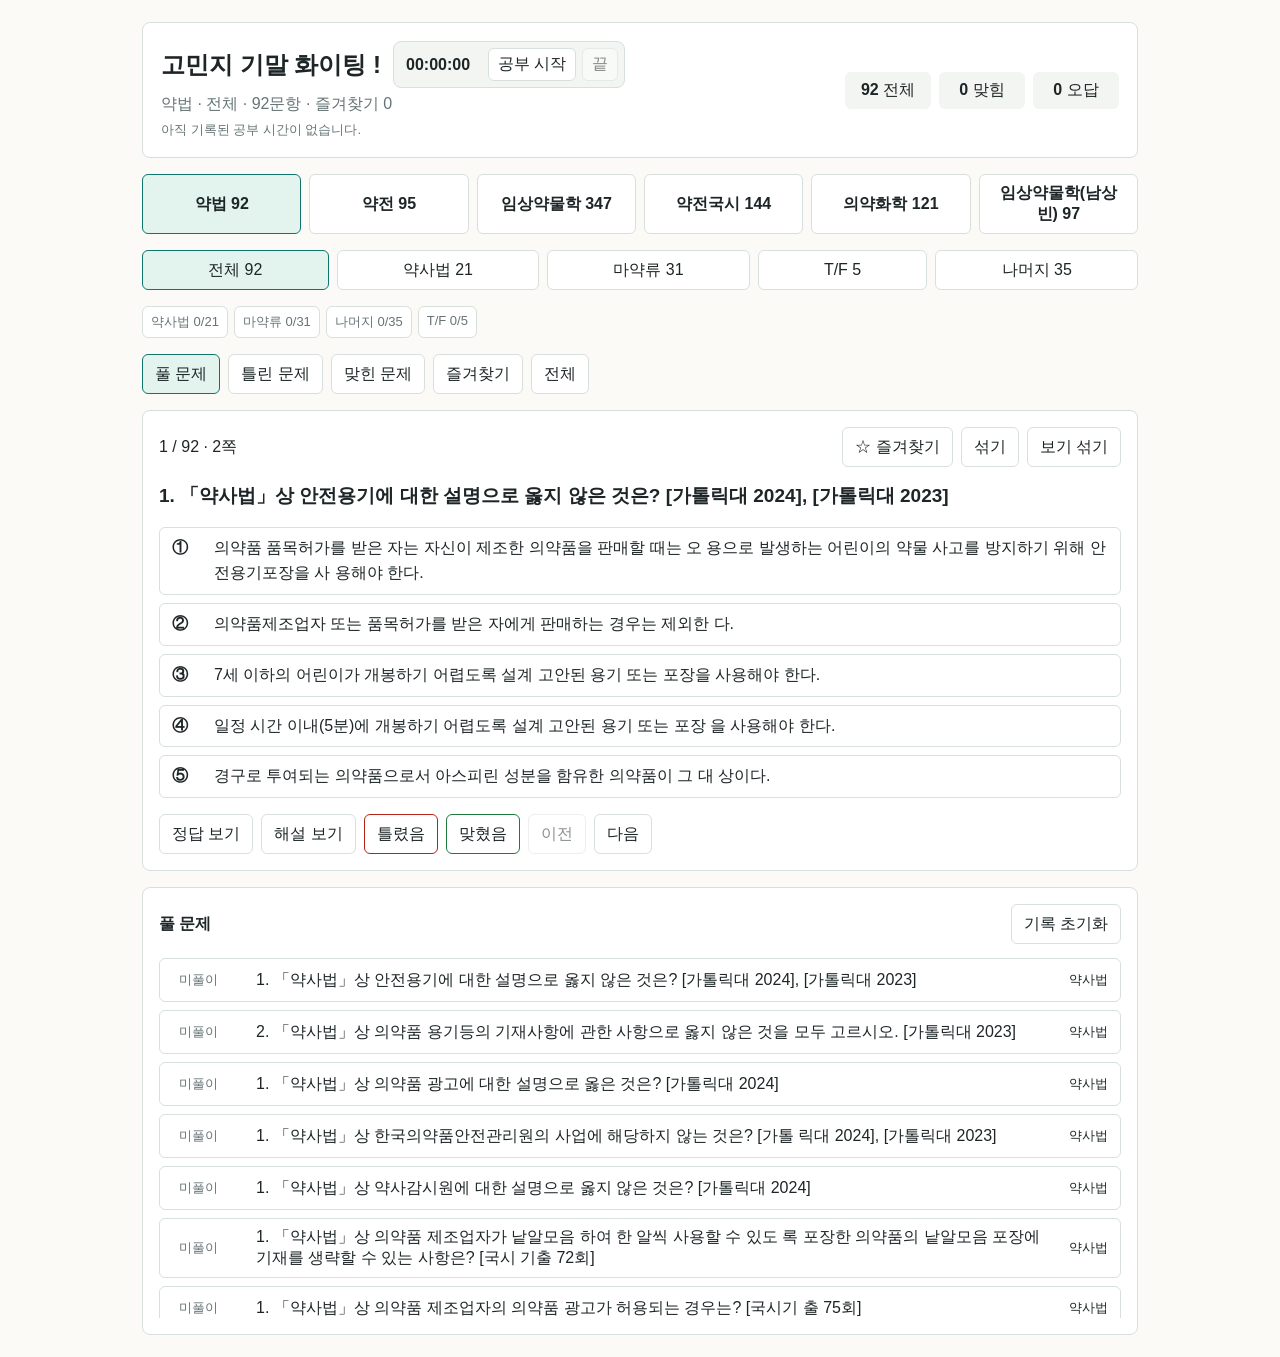
<file: index.html>
<!doctype html>
<html lang="ko">
  <head>
    <meta charset="utf-8" />
    <meta name="viewport" content="width=device-width, initial-scale=1, viewport-fit=cover" />
    <meta name="theme-color" content="#0f766e" />
    <meta name="mobile-web-app-capable" content="yes" />
    <meta name="apple-mobile-web-app-capable" content="yes" />
    <meta name="apple-mobile-web-app-title" content="고민지 기말" />
    <meta name="apple-mobile-web-app-status-bar-style" content="default" />
    <meta name="format-detection" content="telephone=no" />
    <title>고민지 기말 화이팅 !</title>
    <link rel="manifest" href="./manifest.json" />
    <link rel="apple-touch-icon" href="./icons/apple-touch-icon.png" />
    <link rel="stylesheet" href="./styles.css" />
  </head>
  <body>
    <main class="app">
      <section class="topbar">
        <div class="title-area">
          <div class="title-row">
            <h1>고민지 기말 화이팅 !</h1>
            <div class="study-timer" aria-label="공부 타이머">
              <strong id="timerDisplay">00:00:00</strong>
              <button id="timerStartBtn" type="button">공부 시작</button>
              <button id="timerEndBtn" type="button">끝</button>
            </div>
          </div>
          <p id="sourceMeta">문제를 불러오는 중</p>
          <p id="timerLog" class="timer-log">아직 기록된 공부 시간이 없습니다.</p>
        </div>
        <div class="stats" aria-label="풀이 현황">
          <span><b id="totalCount">0</b> 전체</span>
          <span><b id="correctCount">0</b> 맞힘</span>
          <span><b id="wrongCount">0</b> 오답</span>
        </div>
      </section>

      <nav id="subjectTabs" class="subject-tabs" aria-label="과목 선택"></nav>
      <nav id="categoryTabs" class="category-tabs" aria-label="카테고리 선택"></nav>
      <section id="chapterProgress" class="chapter-progress" aria-label="챕터별 진행률"></section>

      <nav class="tabs" aria-label="문제 묶음">
        <button data-mode="due" class="active">풀 문제</button>
        <button data-mode="wrong">틀린 문제</button>
        <button data-mode="correct">맞힌 문제</button>
        <button data-mode="favorite">즐겨찾기</button>
        <button data-mode="all">전체</button>
      </nav>

      <section class="quiz">
        <div class="quiz-head">
          <span id="progressLabel">-</span>
          <div class="quiz-tools">
            <button id="favoriteBtn" type="button">☆ 즐겨찾기</button>
            <button id="shuffleBtn" type="button">섞기</button>
            <button id="choiceShuffleBtn" type="button">보기 섞기</button>
          </div>
        </div>

        <article class="question">
          <div id="questionText" class="stem"></div>
          <div id="choices" class="choices"></div>
          <div id="answerBox" class="answer hidden"></div>
        </article>

        <div class="actions">
          <button id="showAnswerBtn" type="button">정답 보기</button>
          <button id="explanationBtn" type="button">해설 보기</button>
          <button id="markWrongBtn" type="button">틀렸음</button>
          <button id="markCorrectBtn" type="button">맞혔음</button>
          <button id="prevBtn" type="button">이전</button>
          <button id="nextBtn" type="button">다음</button>
        </div>
        <div id="explanationBox" class="explanation-box hidden"></div>
      </section>

      <section class="list-panel">
        <div class="list-head">
          <strong id="listTitle">문제 목록</strong>
          <button id="resetBtn" type="button">기록 초기화</button>
        </div>
        <div id="questionList" class="question-list"></div>
      </section>
    </main>

    <script src="./questions-data.js"></script>
    <script src="./app.js"></script>
  </body>
</html>
</file>
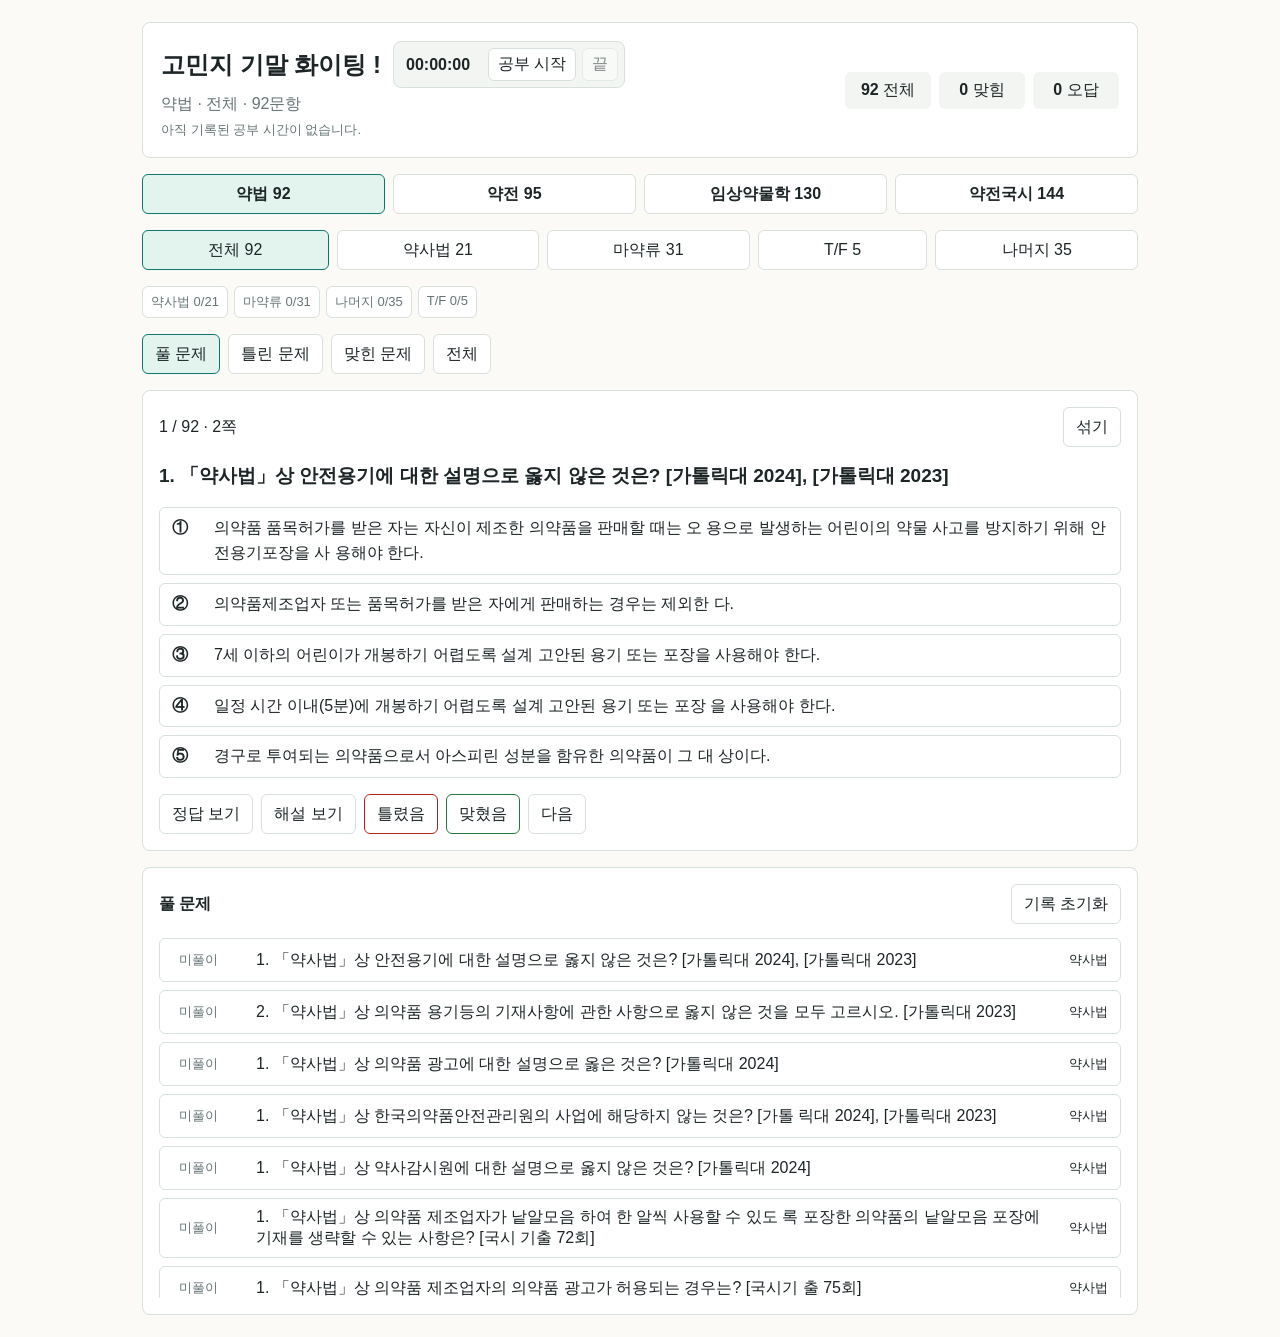
<file: github-pages-ready/index.html>
<!doctype html>
<html lang="ko">
  <head>
    <meta charset="utf-8" />
    <meta name="viewport" content="width=device-width, initial-scale=1, viewport-fit=cover" />
    <meta name="theme-color" content="#0f766e" />
    <meta name="mobile-web-app-capable" content="yes" />
    <meta name="apple-mobile-web-app-capable" content="yes" />
    <meta name="apple-mobile-web-app-title" content="고민지 기말" />
    <meta name="apple-mobile-web-app-status-bar-style" content="default" />
    <meta name="format-detection" content="telephone=no" />
    <title>고민지 기말 화이팅 !</title>
    <link rel="manifest" href="./manifest.json" />
    <link rel="apple-touch-icon" href="./icons/apple-touch-icon.png" />
    <link rel="stylesheet" href="./styles.css" />
  </head>
  <body>
    <main class="app">
      <section class="topbar">
        <div class="title-area">
          <div class="title-row">
            <h1>고민지 기말 화이팅 !</h1>
            <div class="study-timer" aria-label="공부 타이머">
              <strong id="timerDisplay">00:00:00</strong>
              <button id="timerStartBtn" type="button">공부 시작</button>
              <button id="timerEndBtn" type="button">끝</button>
            </div>
          </div>
          <p id="sourceMeta">문제를 불러오는 중</p>
          <p id="timerLog" class="timer-log">아직 기록된 공부 시간이 없습니다.</p>
        </div>
        <div class="stats" aria-label="풀이 현황">
          <span><b id="totalCount">0</b> 전체</span>
          <span><b id="correctCount">0</b> 맞힘</span>
          <span><b id="wrongCount">0</b> 오답</span>
        </div>
      </section>

      <nav id="subjectTabs" class="subject-tabs" aria-label="과목 선택"></nav>
      <nav id="categoryTabs" class="category-tabs" aria-label="카테고리 선택"></nav>
      <section id="chapterProgress" class="chapter-progress" aria-label="챕터별 진행률"></section>

      <nav class="tabs" aria-label="문제 묶음">
        <button data-mode="due" class="active">풀 문제</button>
        <button data-mode="wrong">틀린 문제</button>
        <button data-mode="correct">맞힌 문제</button>
        <button data-mode="all">전체</button>
      </nav>

      <section class="quiz">
        <div class="quiz-head">
          <span id="progressLabel">-</span>
          <button id="shuffleBtn" type="button">섞기</button>
        </div>

        <article class="question">
          <div id="questionText" class="stem"></div>
          <div id="choices" class="choices"></div>
          <div id="answerBox" class="answer hidden"></div>
        </article>

        <div class="actions">
          <button id="showAnswerBtn" type="button">정답 보기</button>
          <button id="explanationBtn" type="button">해설 보기</button>
          <button id="markWrongBtn" type="button">틀렸음</button>
          <button id="markCorrectBtn" type="button">맞혔음</button>
          <button id="nextBtn" type="button">다음</button>
        </div>
        <div id="explanationBox" class="explanation-box hidden"></div>
      </section>

      <section class="list-panel">
        <div class="list-head">
          <strong id="listTitle">문제 목록</strong>
          <button id="resetBtn" type="button">기록 초기화</button>
        </div>
        <div id="questionList" class="question-list"></div>
      </section>
    </main>

    <script src="./questions-data.js"></script>
    <script src="./app.js"></script>
  </body>
</html>
</file>
<file: styles.css>
:root {
  color-scheme: light;
  --ink: #1d2527;
  --muted: #667476;
  --line: #d8e0dd;
  --paper: #fbfaf6;
  --panel: #ffffff;
  --accent: #0f766e;
  --accent-weak: #e3f4ef;
  --wrong: #b42318;
  --wrong-weak: #fde8e5;
  --correct: #217a3b;
  --correct-weak: #e4f5e9;
  font-family: "Segoe UI", "Noto Sans KR", Arial, sans-serif;
}

* {
  box-sizing: border-box;
}

body {
  margin: 0;
  background: var(--paper);
  color: var(--ink);
  min-height: 100vh;
  padding: env(safe-area-inset-top) env(safe-area-inset-right) env(safe-area-inset-bottom) env(safe-area-inset-left);
  -webkit-text-size-adjust: 100%;
}

button {
  border: 1px solid var(--line);
  border-radius: 6px;
  background: var(--panel);
  color: var(--ink);
  cursor: pointer;
  font: inherit;
  min-height: 40px;
  padding: 8px 12px;
}

button:hover,
button.active {
  border-color: var(--accent);
  background: var(--accent-weak);
}

button:disabled {
  cursor: not-allowed;
  opacity: 0.5;
}

.app {
  display: grid;
  gap: 16px;
  margin: 0 auto;
  max-width: 1040px;
  padding: 22px;
}

.topbar,
.quiz,
.list-panel {
  background: var(--panel);
  border: 1px solid var(--line);
  border-radius: 8px;
}

.topbar {
  align-items: center;
  display: flex;
  justify-content: space-between;
  gap: 16px;
  padding: 18px;
}

h1 {
  font-size: 24px;
  letter-spacing: 0;
  margin: 0;
}

p {
  color: var(--muted);
  margin: 0;
}

.title-area {
  display: grid;
  gap: 6px;
}

.title-row {
  align-items: center;
  display: flex;
  flex-wrap: wrap;
  gap: 12px;
}

.study-timer {
  align-items: center;
  background: #f2f5f2;
  border: 1px solid var(--line);
  border-radius: 8px;
  display: flex;
  flex-wrap: wrap;
  gap: 6px;
  padding: 6px;
}

.study-timer strong {
  font-variant-numeric: tabular-nums;
  min-width: 82px;
  padding: 0 6px;
}

.study-timer button {
  min-height: 32px;
  padding: 5px 9px;
}

.timer-log {
  font-size: 13px;
}

.stats {
  display: flex;
  flex-wrap: wrap;
  gap: 8px;
  justify-content: flex-end;
}

.stats span {
  background: #f2f5f2;
  border-radius: 6px;
  min-width: 86px;
  padding: 8px 10px;
  text-align: center;
}

.subject-tabs,
.category-tabs,
.tabs,
.actions,
.quiz-head,
.list-head {
  display: flex;
  flex-wrap: wrap;
  gap: 8px;
}

.subject-tabs button {
  flex: 1;
  font-weight: 700;
}

.category-tabs button {
  flex: 1 1 auto;
  min-width: 92px;
}

.chapter-progress {
  display: flex;
  flex-wrap: wrap;
  gap: 6px;
}

.chapter-progress span {
  background: var(--panel);
  border: 1px solid var(--line);
  border-radius: 6px;
  color: var(--muted);
  font-size: 13px;
  padding: 6px 8px;
}

.quiz,
.list-panel {
  padding: 16px;
}

.quiz-head,
.list-head {
  align-items: center;
  justify-content: space-between;
  margin-bottom: 14px;
}

.quiz-tools {
  display: flex;
  flex-wrap: wrap;
  gap: 8px;
}

.stem {
  font-size: 19px;
  font-weight: 650;
  line-height: 1.6;
  white-space: pre-wrap;
}

.prompt-title {
  font-size: 21px;
  font-weight: 750;
  line-height: 1.45;
  white-space: normal;
}

.stem-box {
  background: #eef6f7;
  border: 1px solid #9fb9c9;
  display: grid;
  font-size: 18px;
  font-weight: 500;
  gap: 10px;
  line-height: 1.55;
  margin-top: 12px;
  padding: 14px 16px;
  white-space: normal;
}

.stem-item {
  display: grid;
  gap: 8px;
  grid-template-columns: 24px 1fr;
}

.stem-item span {
  font-weight: 650;
}

.stem-item p {
  color: var(--ink);
  margin: 0;
}

.choices {
  display: grid;
  gap: 8px;
  margin-top: 16px;
}

.choice {
  align-items: flex-start;
  display: grid;
  gap: 8px;
  grid-template-columns: 34px 1fr;
  line-height: 1.55;
  text-align: left;
  width: 100%;
}

.choice.selected {
  border-color: var(--accent);
  background: var(--accent-weak);
}

.choice.correct {
  border-color: var(--correct);
  background: var(--correct-weak);
}

.choice.wrong {
  border-color: var(--wrong);
  background: var(--wrong-weak);
}

.answer {
  border-top: 1px solid var(--line);
  color: var(--accent);
  font-weight: 750;
  line-height: 1.65;
  margin-top: 16px;
  padding-top: 14px;
  white-space: pre-wrap;
}

.explanation-box {
  background: #f7faf8;
  border: 1px solid var(--line);
  border-radius: 8px;
  color: var(--ink);
  line-height: 1.65;
  margin-top: 12px;
  padding: 14px;
  white-space: pre-wrap;
}

.hidden {
  display: none;
}

.actions {
  margin-top: 16px;
}

#markCorrectBtn {
  border-color: var(--correct);
}

#markWrongBtn {
  border-color: var(--wrong);
}

.question-list {
  display: grid;
  gap: 8px;
  max-height: 360px;
  overflow: auto;
}

.question-list.favorite-grid {
  grid-template-columns: repeat(auto-fill, minmax(220px, 1fr));
}

.list-item {
  align-items: center;
  display: grid;
  gap: 10px;
  grid-template-columns: 74px 1fr auto;
  text-align: left;
  width: 100%;
}

.badge {
  border-radius: 6px;
  color: var(--muted);
  font-size: 13px;
  padding: 4px 7px;
}

.badge.correct {
  background: var(--correct-weak);
  color: var(--correct);
}

.badge.wrong {
  background: var(--wrong-weak);
  color: var(--wrong);
}

.favorite-card {
  align-content: start;
  display: grid;
  gap: 8px;
  min-height: 190px;
  text-align: left;
}

.favorite-card-head {
  align-items: center;
  display: flex;
  gap: 8px;
  justify-content: space-between;
}

.favorite-card p {
  color: var(--ink);
  display: -webkit-box;
  font-size: 14px;
  line-height: 1.45;
  margin: 0;
  overflow: hidden;
  -webkit-box-orient: vertical;
  -webkit-line-clamp: 4;
}

.favorite-card ul {
  color: var(--muted);
  font-size: 13px;
  line-height: 1.4;
  list-style: none;
  margin: 0;
  padding: 0;
}

@media (max-width: 720px) {
  .app {
    gap: 12px;
    padding: 12px;
  }

  .topbar {
    align-items: stretch;
    flex-direction: column;
  }

  .stats {
    justify-content: stretch;
  }

  .stats span {
    flex: 1;
  }

  .list-item {
    grid-template-columns: 1fr;
  }

  .actions button,
  .tabs button {
    flex: 1 1 calc(50% - 8px);
  }

  .stem {
    font-size: 17px;
  }

  .prompt-title {
    font-size: 18px;
  }

  .stem-box {
    font-size: 16px;
    padding: 12px;
  }
}

@media (display-mode: standalone) {
  .app {
    padding-top: max(16px, env(safe-area-inset-top));
  }
}
</file>
<file: github-pages-ready/styles.css>
:root {
  color-scheme: light;
  --ink: #1d2527;
  --muted: #667476;
  --line: #d8e0dd;
  --paper: #fbfaf6;
  --panel: #ffffff;
  --accent: #0f766e;
  --accent-weak: #e3f4ef;
  --wrong: #b42318;
  --wrong-weak: #fde8e5;
  --correct: #217a3b;
  --correct-weak: #e4f5e9;
  font-family: "Segoe UI", "Noto Sans KR", Arial, sans-serif;
}

* {
  box-sizing: border-box;
}

body {
  margin: 0;
  background: var(--paper);
  color: var(--ink);
  min-height: 100vh;
  padding: env(safe-area-inset-top) env(safe-area-inset-right) env(safe-area-inset-bottom) env(safe-area-inset-left);
  -webkit-text-size-adjust: 100%;
}

button {
  border: 1px solid var(--line);
  border-radius: 6px;
  background: var(--panel);
  color: var(--ink);
  cursor: pointer;
  font: inherit;
  min-height: 40px;
  padding: 8px 12px;
}

button:hover,
button.active {
  border-color: var(--accent);
  background: var(--accent-weak);
}

button:disabled {
  cursor: not-allowed;
  opacity: 0.5;
}

.app {
  display: grid;
  gap: 16px;
  margin: 0 auto;
  max-width: 1040px;
  padding: 22px;
}

.topbar,
.quiz,
.list-panel {
  background: var(--panel);
  border: 1px solid var(--line);
  border-radius: 8px;
}

.topbar {
  align-items: center;
  display: flex;
  justify-content: space-between;
  gap: 16px;
  padding: 18px;
}

h1 {
  font-size: 24px;
  letter-spacing: 0;
  margin: 0;
}

p {
  color: var(--muted);
  margin: 0;
}

.title-area {
  display: grid;
  gap: 6px;
}

.title-row {
  align-items: center;
  display: flex;
  flex-wrap: wrap;
  gap: 12px;
}

.study-timer {
  align-items: center;
  background: #f2f5f2;
  border: 1px solid var(--line);
  border-radius: 8px;
  display: flex;
  flex-wrap: wrap;
  gap: 6px;
  padding: 6px;
}

.study-timer strong {
  font-variant-numeric: tabular-nums;
  min-width: 82px;
  padding: 0 6px;
}

.study-timer button {
  min-height: 32px;
  padding: 5px 9px;
}

.timer-log {
  font-size: 13px;
}

.stats {
  display: flex;
  flex-wrap: wrap;
  gap: 8px;
  justify-content: flex-end;
}

.stats span {
  background: #f2f5f2;
  border-radius: 6px;
  min-width: 86px;
  padding: 8px 10px;
  text-align: center;
}

.subject-tabs,
.category-tabs,
.tabs,
.actions,
.quiz-head,
.list-head {
  display: flex;
  flex-wrap: wrap;
  gap: 8px;
}

.subject-tabs button {
  flex: 1;
  font-weight: 700;
}

.category-tabs button {
  flex: 1 1 auto;
  min-width: 92px;
}

.chapter-progress {
  display: flex;
  flex-wrap: wrap;
  gap: 6px;
}

.chapter-progress span {
  background: var(--panel);
  border: 1px solid var(--line);
  border-radius: 6px;
  color: var(--muted);
  font-size: 13px;
  padding: 6px 8px;
}

.quiz,
.list-panel {
  padding: 16px;
}

.quiz-head,
.list-head {
  align-items: center;
  justify-content: space-between;
  margin-bottom: 14px;
}

.stem {
  font-size: 19px;
  font-weight: 650;
  line-height: 1.6;
  white-space: pre-wrap;
}

.prompt-title {
  font-size: 21px;
  font-weight: 750;
  line-height: 1.45;
  white-space: normal;
}

.stem-box {
  background: #eef6f7;
  border: 1px solid #9fb9c9;
  display: grid;
  font-size: 18px;
  font-weight: 500;
  gap: 10px;
  line-height: 1.55;
  margin-top: 12px;
  padding: 14px 16px;
  white-space: normal;
}

.stem-item {
  display: grid;
  gap: 8px;
  grid-template-columns: 24px 1fr;
}

.stem-item span {
  font-weight: 650;
}

.stem-item p {
  color: var(--ink);
  margin: 0;
}

.choices {
  display: grid;
  gap: 8px;
  margin-top: 16px;
}

.choice {
  align-items: flex-start;
  display: grid;
  gap: 8px;
  grid-template-columns: 34px 1fr;
  line-height: 1.55;
  text-align: left;
  width: 100%;
}

.choice.selected {
  border-color: var(--accent);
  background: var(--accent-weak);
}

.choice.correct {
  border-color: var(--correct);
  background: var(--correct-weak);
}

.choice.wrong {
  border-color: var(--wrong);
  background: var(--wrong-weak);
}

.answer {
  border-top: 1px solid var(--line);
  color: var(--accent);
  font-weight: 750;
  line-height: 1.65;
  margin-top: 16px;
  padding-top: 14px;
  white-space: pre-wrap;
}

.explanation-box {
  background: #f7faf8;
  border: 1px solid var(--line);
  border-radius: 8px;
  color: var(--ink);
  line-height: 1.65;
  margin-top: 12px;
  padding: 14px;
  white-space: pre-wrap;
}

.hidden {
  display: none;
}

.actions {
  margin-top: 16px;
}

#markCorrectBtn {
  border-color: var(--correct);
}

#markWrongBtn {
  border-color: var(--wrong);
}

.question-list {
  display: grid;
  gap: 8px;
  max-height: 360px;
  overflow: auto;
}

.list-item {
  align-items: center;
  display: grid;
  gap: 10px;
  grid-template-columns: 74px 1fr auto;
  text-align: left;
  width: 100%;
}

.badge {
  border-radius: 6px;
  color: var(--muted);
  font-size: 13px;
  padding: 4px 7px;
}

.badge.correct {
  background: var(--correct-weak);
  color: var(--correct);
}

.badge.wrong {
  background: var(--wrong-weak);
  color: var(--wrong);
}

@media (max-width: 720px) {
  .app {
    gap: 12px;
    padding: 12px;
  }

  .topbar {
    align-items: stretch;
    flex-direction: column;
  }

  .stats {
    justify-content: stretch;
  }

  .stats span {
    flex: 1;
  }

  .list-item {
    grid-template-columns: 1fr;
  }

  .actions button,
  .tabs button {
    flex: 1 1 calc(50% - 8px);
  }

  .stem {
    font-size: 17px;
  }

  .prompt-title {
    font-size: 18px;
  }

  .stem-box {
    font-size: 16px;
    padding: 12px;
  }
}

@media (display-mode: standalone) {
  .app {
    padding-top: max(16px, env(safe-area-inset-top));
  }
}
</file>
